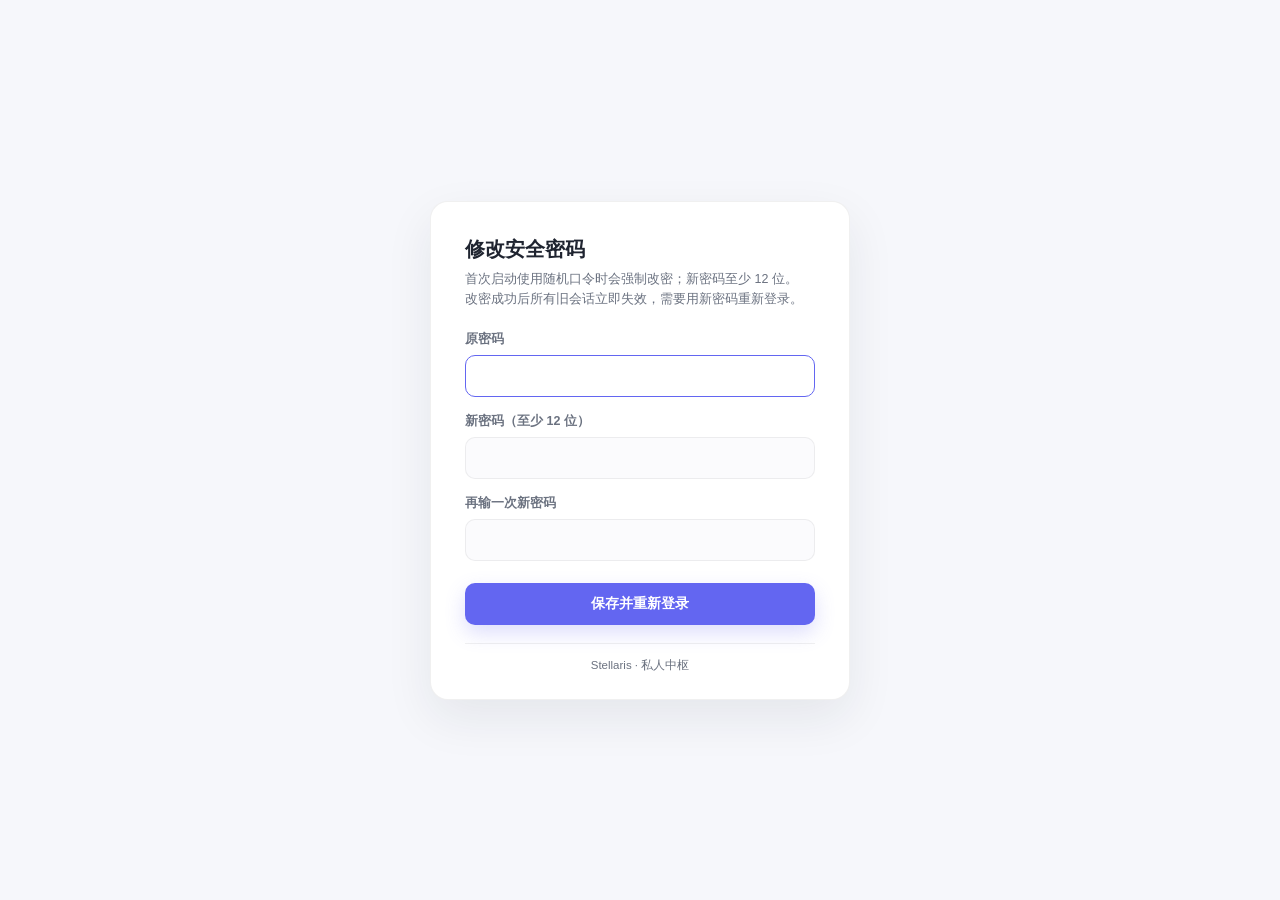
<file: console/change_password.html>
<!DOCTYPE html>
<html lang="zh-CN">
<head>
    <meta charset="UTF-8">
    <meta name="viewport" content="width=device-width, initial-scale=1.0">
    <title>Stellaris · 修改安全密码</title>
    <style>
        :root {
            --bg: #f6f7fb;
            --card: #ffffff;
            --text: #1f2430;
            --text-light: #6b7280;
            --border-color-subtle: rgba(0, 0, 0, 0.06);
            --primary: #6366f1;
            --primary-hover: #4f46e5;
        }

        * { box-sizing: border-box; }

        body {
            margin: 0;
            min-height: 100vh;
            display: flex;
            align-items: center;
            justify-content: center;
            background: var(--bg);
            color: var(--text);
            font-family: -apple-system, BlinkMacSystemFont, "Segoe UI", "PingFang SC",
                "Microsoft YaHei", sans-serif;
        }

        .card {
            width: 100%;
            max-width: 420px;
            margin: 24px;
            padding: 34px 34px 26px;
            background: var(--card);
            border-radius: 18px;
            border: 1px solid var(--border-color-subtle);
            box-shadow: 0 18px 48px rgba(31, 36, 48, 0.08);
        }

        h1 { margin: 0 0 6px; font-size: 20px; }
        .hint { margin: 0 0 22px; font-size: 12.5px; line-height: 1.6; color: var(--text-light); }

        .form-group { margin-bottom: 16px; }

        .form-label {
            display: block;
            margin-bottom: 7px;
            font-size: 12.5px;
            font-weight: 600;
            color: var(--text-light);
        }

        .form-input {
            width: 100%;
            height: 42px;
            padding: 0 13px;
            font-size: 14px;
            color: var(--text);
            background: #fbfbfd;
            border: 1px solid var(--border-color-subtle);
            border-radius: 10px;
            outline: none;
        }

        .form-input:focus { border-color: var(--primary); background: #ffffff; }

        .btn {
            width: 100%;
            height: 42px;
            margin-top: 6px;
            border: none;
            border-radius: 10px;
            background: var(--primary);
            color: #ffffff;
            font-size: 13.5px;
            font-weight: 600;
            cursor: pointer;
            box-shadow: 0 8px 20px rgba(99, 102, 241, 0.22);
        }

        .btn:hover { background: var(--primary-hover); }
        .btn:disabled { opacity: 0.7; cursor: wait; }

        .error-box {
            display: none;
            margin-bottom: 14px;
            padding: 9px 12px;
            font-size: 12.5px;
            color: #b91c1c;
            background: #fef2f2;
            border-radius: 9px;
        }

        .foot {
            margin-top: 18px;
            padding-top: 14px;
            border-top: 1px solid var(--border-color-subtle);
            font-size: 11.5px;
            color: var(--text-light);
            text-align: center;
        }
    </style>
</head>
<body>
    <main class="card">
        <h1>修改安全密码</h1>
        <p class="hint">
            首次启动使用随机口令时会强制改密；新密码至少 12 位。<br>
            改密成功后所有旧会话立即失效，需要用新密码重新登录。
        </p>

        <div class="error-box" id="error-box"><span id="error-text"></span></div>

        <form id="change-form" onsubmit="submitChange(event)">
            <div class="form-group">
                <label class="form-label" for="old-password">原密码</label>
                <input class="form-input" id="old-password" type="password"
                       autocomplete="current-password" required>
            </div>

            <div class="form-group">
                <label class="form-label" for="new-password">新密码（至少 12 位）</label>
                <input class="form-input" id="new-password" type="password"
                       autocomplete="new-password" minlength="12" required>
            </div>

            <div class="form-group">
                <label class="form-label" for="confirm-password">再输一次新密码</label>
                <input class="form-input" id="confirm-password" type="password"
                       autocomplete="new-password" minlength="12" required>
            </div>

            <button class="btn" id="btn-submit" type="submit">保存并重新登录</button>
        </form>

        <div class="foot">Stellaris · 私人中枢</div>
    </main>

    <script>
        window.addEventListener('DOMContentLoaded', function () {
            var first = document.getElementById('old-password');
            if (first) first.focus();
        });

        function showError(text) {
            document.getElementById('error-text').innerText = text;
            document.getElementById('error-box').style.display = 'block';
        }

        async function submitChange(event) {
            event.preventDefault();
            var btn = document.getElementById('btn-submit');
            var oldP = document.getElementById('old-password').value;
            var newP = document.getElementById('new-password').value;
            var confirmP = document.getElementById('confirm-password').value;
            document.getElementById('error-box').style.display = 'none';

            if (newP !== confirmP) {
                showError('两次输入的新密码不一致');
                return;
            }
            if (newP.length < 12) {
                showError('新密码长度至少需要 12 位');
                return;
            }

            var original = btn.innerText;
            btn.disabled = true;
            btn.innerText = '正在保存...';
            try {
                var res = await fetch('/api/auth/change_password', {
                    method: 'POST',
                    credentials: 'include',
                    headers: { 'Content-Type': 'application/json' },
                    body: JSON.stringify({ old_password: oldP, new_password: newP })
                });
                var data = await res.json();
                if (res.ok && data.success) {
                    btn.innerText = '已保存，正在返回登录页...';
                    window.location.href = '/login';
                    return;
                }
                showError(data.message || data.error || '密码修改失败');
            } catch (err) {
                showError('无法连接到中枢服务，请确认服务已启动');
            } finally {
                btn.disabled = false;
                if (btn.innerText === '正在保存...') btn.innerText = original;
            }
        }
    </script>
</body>
</html>
</file>
